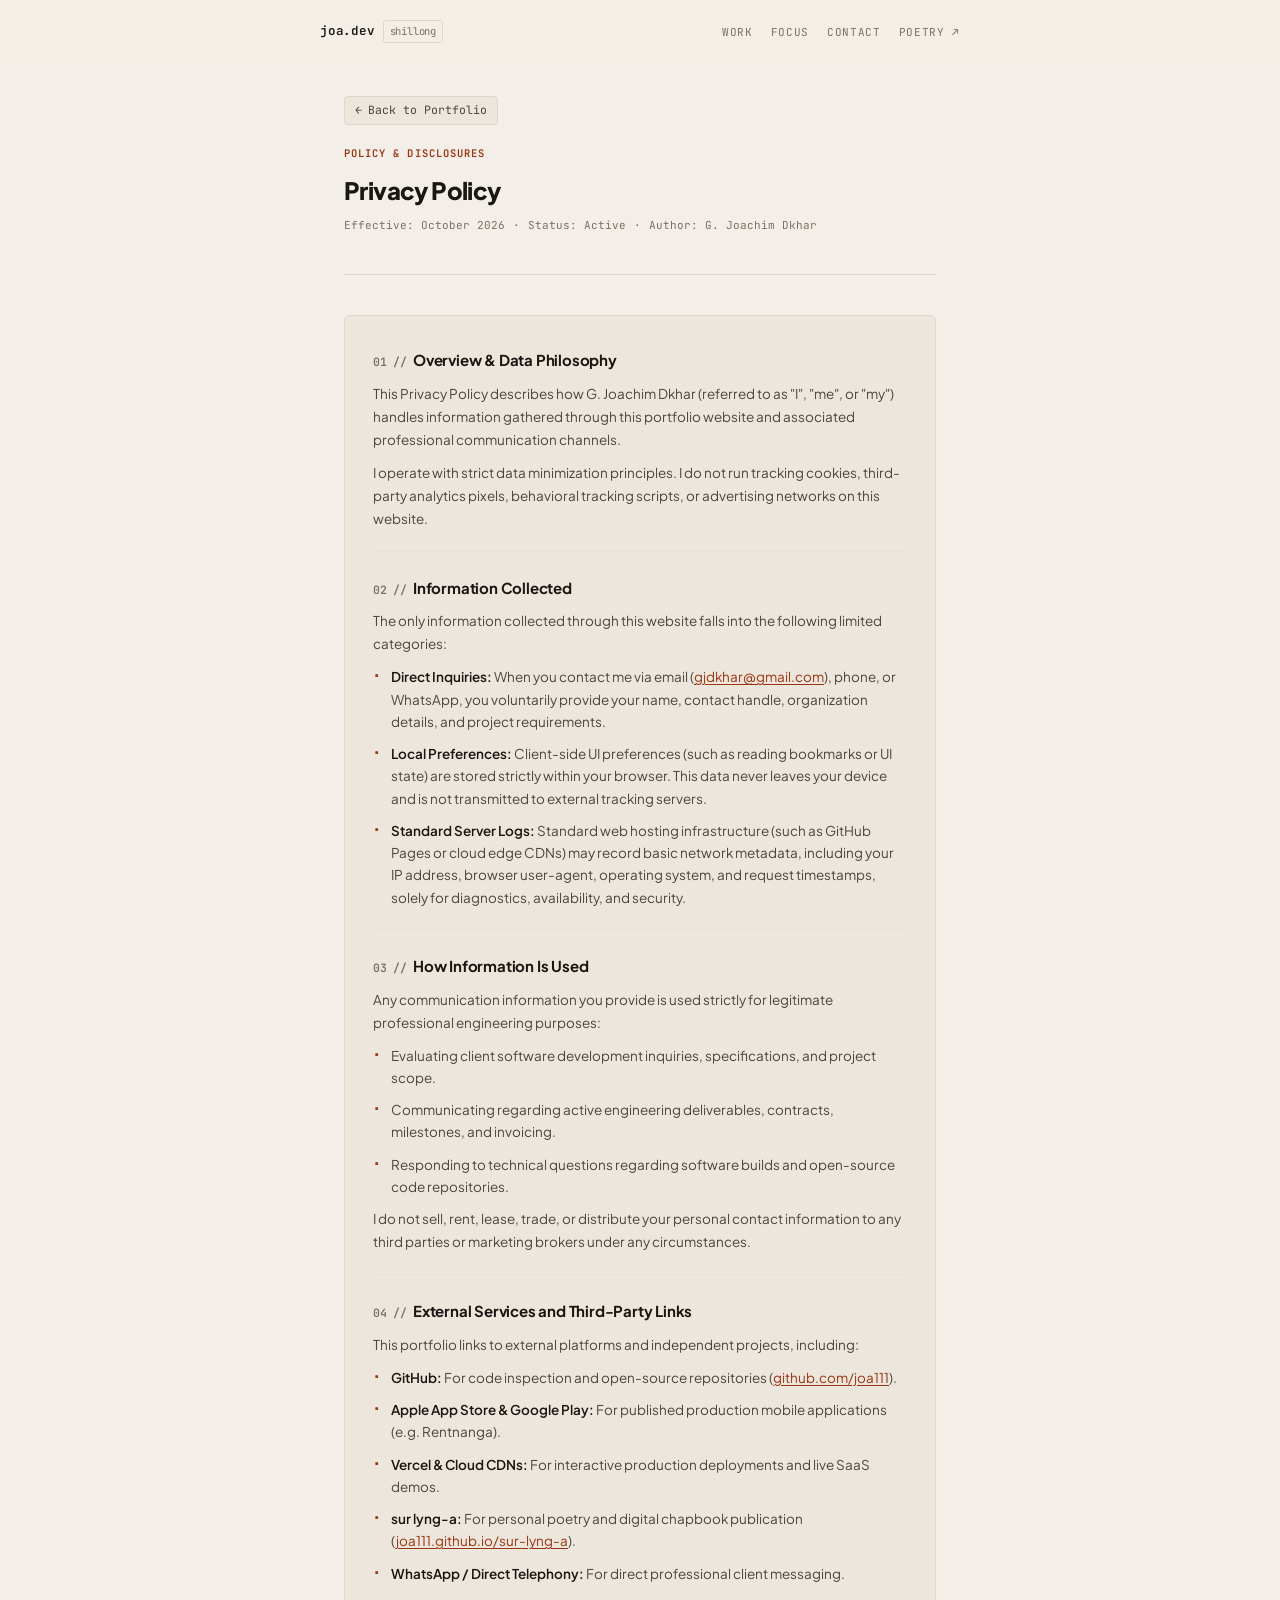
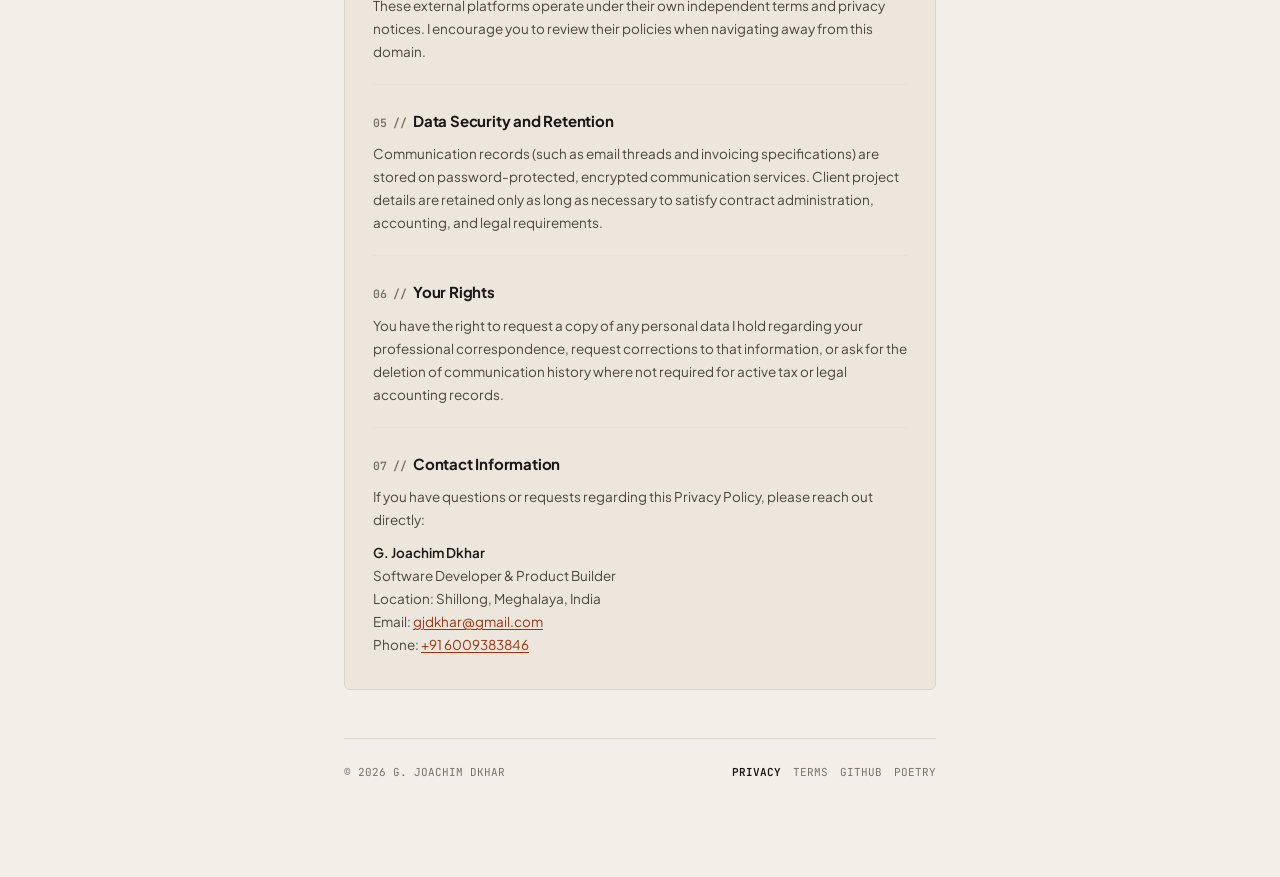
<file: privacy.html>
<!DOCTYPE html>
<html lang="en">
<head>
  <meta charset="UTF-8" />
  <meta name="viewport" content="width=device-width, initial-scale=1.0, viewport-fit=cover" />
  
  <title>Privacy Policy | G. Joachim Dkhar</title>
  <meta name="description" content="Privacy Policy for G. Joachim Dkhar's software engineering portfolio and consultancy services." />
  <meta name="author" content="G. Joachim Dkhar" />
  
  <link rel="icon" href="data:image/svg+xml,<svg xmlns='http://www.w3.org/2000/svg' viewBox='0 0 100 100'><text y='.9em' font-size='90'>⚡</text></svg>" />

  <!-- Google Fonts: Plus Jakarta Sans & JetBrains Mono -->
  <link rel="preconnect" href="https://fonts.googleapis.com" />
  <link rel="preconnect" href="https://fonts.gstatic.com" crossorigin />
  <link href="https://fonts.googleapis.com/css2?family=JetBrains+Mono:wght@400;500;600&family=Plus+Jakarta+Sans:wght@400;500;600;700;800&display=swap" rel="stylesheet" />

  <!-- Stylesheet -->
  <link rel="stylesheet" href="styles.css" />
</head>
<body>

  <!-- Top Navigation -->
  <header class="site-nav">
    <div class="container nav-row">
      <a href="index.html" class="brand-monogram">
        <span>joa.dev</span>
        <span class="badge-city">shillong</span>
      </a>
      <nav class="nav-links">
        <a href="index.html#work">Work</a>
        <a href="index.html#focus">Focus</a>
        <a href="index.html#contact">Contact</a>
        <a href="https://joa111.github.io/sur-lyng-a/" target="_blank" rel="noopener noreferrer">Poetry ↗</a>
      </nav>
    </div>
  </header>

  <main class="legal-page">
    <div class="container">
      <a href="index.html" class="back-nav-pill">
        <span>←</span>
        <span>Back to Portfolio</span>
      </a>

      <div class="legal-header">
        <span class="section-label-chip">Policy &amp; Disclosures</span>
        <h1 class="legal-title">Privacy Policy</h1>
        <div class="legal-meta-ledger">
          <span>Effective: October 2026</span>
          <span>·</span>
          <span>Status: Active</span>
          <span>·</span>
          <span>Author: G. Joachim Dkhar</span>
        </div>
      </div>

      <hr class="section-rule" />

      <div class="legal-card">
        <section class="legal-section">
          <h2 class="legal-heading"><span class="legal-num">01 //</span> Overview &amp; Data Philosophy</h2>
          <p>
            This Privacy Policy describes how G. Joachim Dkhar (referred to as "I", "me", or "my") handles information gathered through this portfolio website and associated professional communication channels.
          </p>
          <p>
            I operate with strict data minimization principles. I do not run tracking cookies, third-party analytics pixels, behavioral tracking scripts, or advertising networks on this website.
          </p>
        </section>

        <section class="legal-section">
          <h2 class="legal-heading"><span class="legal-num">02 //</span> Information Collected</h2>
          <p>
            The only information collected through this website falls into the following limited categories:
          </p>
          <ul>
            <li>
              <strong>Direct Inquiries:</strong> When you contact me via email (<a href="mailto:gjdkhar@gmail.com">gjdkhar@gmail.com</a>), phone, or WhatsApp, you voluntarily provide your name, contact handle, organization details, and project requirements.
            </li>
            <li>
              <strong>Local Preferences:</strong> Client-side UI preferences (such as reading bookmarks or UI state) are stored strictly within your browser. This data never leaves your device and is not transmitted to external tracking servers.
            </li>
            <li>
              <strong>Standard Server Logs:</strong> Standard web hosting infrastructure (such as GitHub Pages or cloud edge CDNs) may record basic network metadata, including your IP address, browser user-agent, operating system, and request timestamps, solely for diagnostics, availability, and security.
            </li>
          </ul>
        </section>

        <section class="legal-section">
          <h2 class="legal-heading"><span class="legal-num">03 //</span> How Information Is Used</h2>
          <p>
            Any communication information you provide is used strictly for legitimate professional engineering purposes:
          </p>
          <ul>
            <li>Evaluating client software development inquiries, specifications, and project scope.</li>
            <li>Communicating regarding active engineering deliverables, contracts, milestones, and invoicing.</li>
            <li>Responding to technical questions regarding software builds and open-source code repositories.</li>
          </ul>
          <p>
            I do not sell, rent, lease, trade, or distribute your personal contact information to any third parties or marketing brokers under any circumstances.
          </p>
        </section>

        <section class="legal-section">
          <h2 class="legal-heading"><span class="legal-num">04 //</span> External Services and Third-Party Links</h2>
          <p>
            This portfolio links to external platforms and independent projects, including:
          </p>
          <ul>
            <li><strong>GitHub:</strong> For code inspection and open-source repositories (<a href="https://github.com/joa111" target="_blank" rel="noopener noreferrer">github.com/joa111</a>).</li>
            <li><strong>Apple App Store &amp; Google Play:</strong> For published production mobile applications (e.g. Rentnanga).</li>
            <li><strong>Vercel &amp; Cloud CDNs:</strong> For interactive production deployments and live SaaS demos.</li>
            <li><strong>sur lyng-a:</strong> For personal poetry and digital chapbook publication (<a href="https://joa111.github.io/sur-lyng-a/" target="_blank" rel="noopener noreferrer">joa111.github.io/sur-lyng-a</a>).</li>
            <li><strong>WhatsApp / Direct Telephony:</strong> For direct professional client messaging.</li>
          </ul>
          <p>
            These external platforms operate under their own independent terms and privacy notices. I encourage you to review their policies when navigating away from this domain.
          </p>
        </section>

        <section class="legal-section">
          <h2 class="legal-heading"><span class="legal-num">05 //</span> Data Security and Retention</h2>
          <p>
            Communication records (such as email threads and invoicing specifications) are stored on password-protected, encrypted communication services. Client project details are retained only as long as necessary to satisfy contract administration, accounting, and legal requirements.
          </p>
        </section>

        <section class="legal-section">
          <h2 class="legal-heading"><span class="legal-num">06 //</span> Your Rights</h2>
          <p>
            You have the right to request a copy of any personal data I hold regarding your professional correspondence, request corrections to that information, or ask for the deletion of communication history where not required for active tax or legal accounting records.
          </p>
        </section>

        <section class="legal-section">
          <h2 class="legal-heading"><span class="legal-num">07 //</span> Contact Information</h2>
          <p>
            If you have questions or requests regarding this Privacy Policy, please reach out directly:
          </p>
          <p>
            <strong>G. Joachim Dkhar</strong><br />
            Software Developer &amp; Product Builder<br />
            Location: Shillong, Meghalaya, India<br />
            Email: <a href="mailto:gjdkhar@gmail.com">gjdkhar@gmail.com</a><br />
            Phone: <a href="tel:+916009383846">+91 6009383846</a>
          </p>
        </section>
      </div>

      <!-- Footer -->
      <footer class="site-footer">
        <div class="footer-content">
          <span>&copy; 2026 G. Joachim Dkhar</span>
          <div class="footer-nav">
            <a href="privacy.html" style="color: var(--ink); font-weight: 600;">Privacy</a>
            <a href="terms.html">Terms</a>
            <a href="https://github.com/joa111" target="_blank" rel="noopener noreferrer">GitHub</a>
            <a href="https://joa111.github.io/sur-lyng-a/" target="_blank" rel="noopener noreferrer">Poetry</a>
          </div>
        </div>
      </footer>
    </div>
  </main>

  <script>
    window.addEventListener('scroll', () => {
      const nav = document.querySelector('.site-nav');
      if (nav) {
        if (window.scrollY > 20) nav.classList.add('scrolled');
        else nav.classList.remove('scrolled');
      }
    }, { passive: true });
  </script>
</body>
</html>
</file>
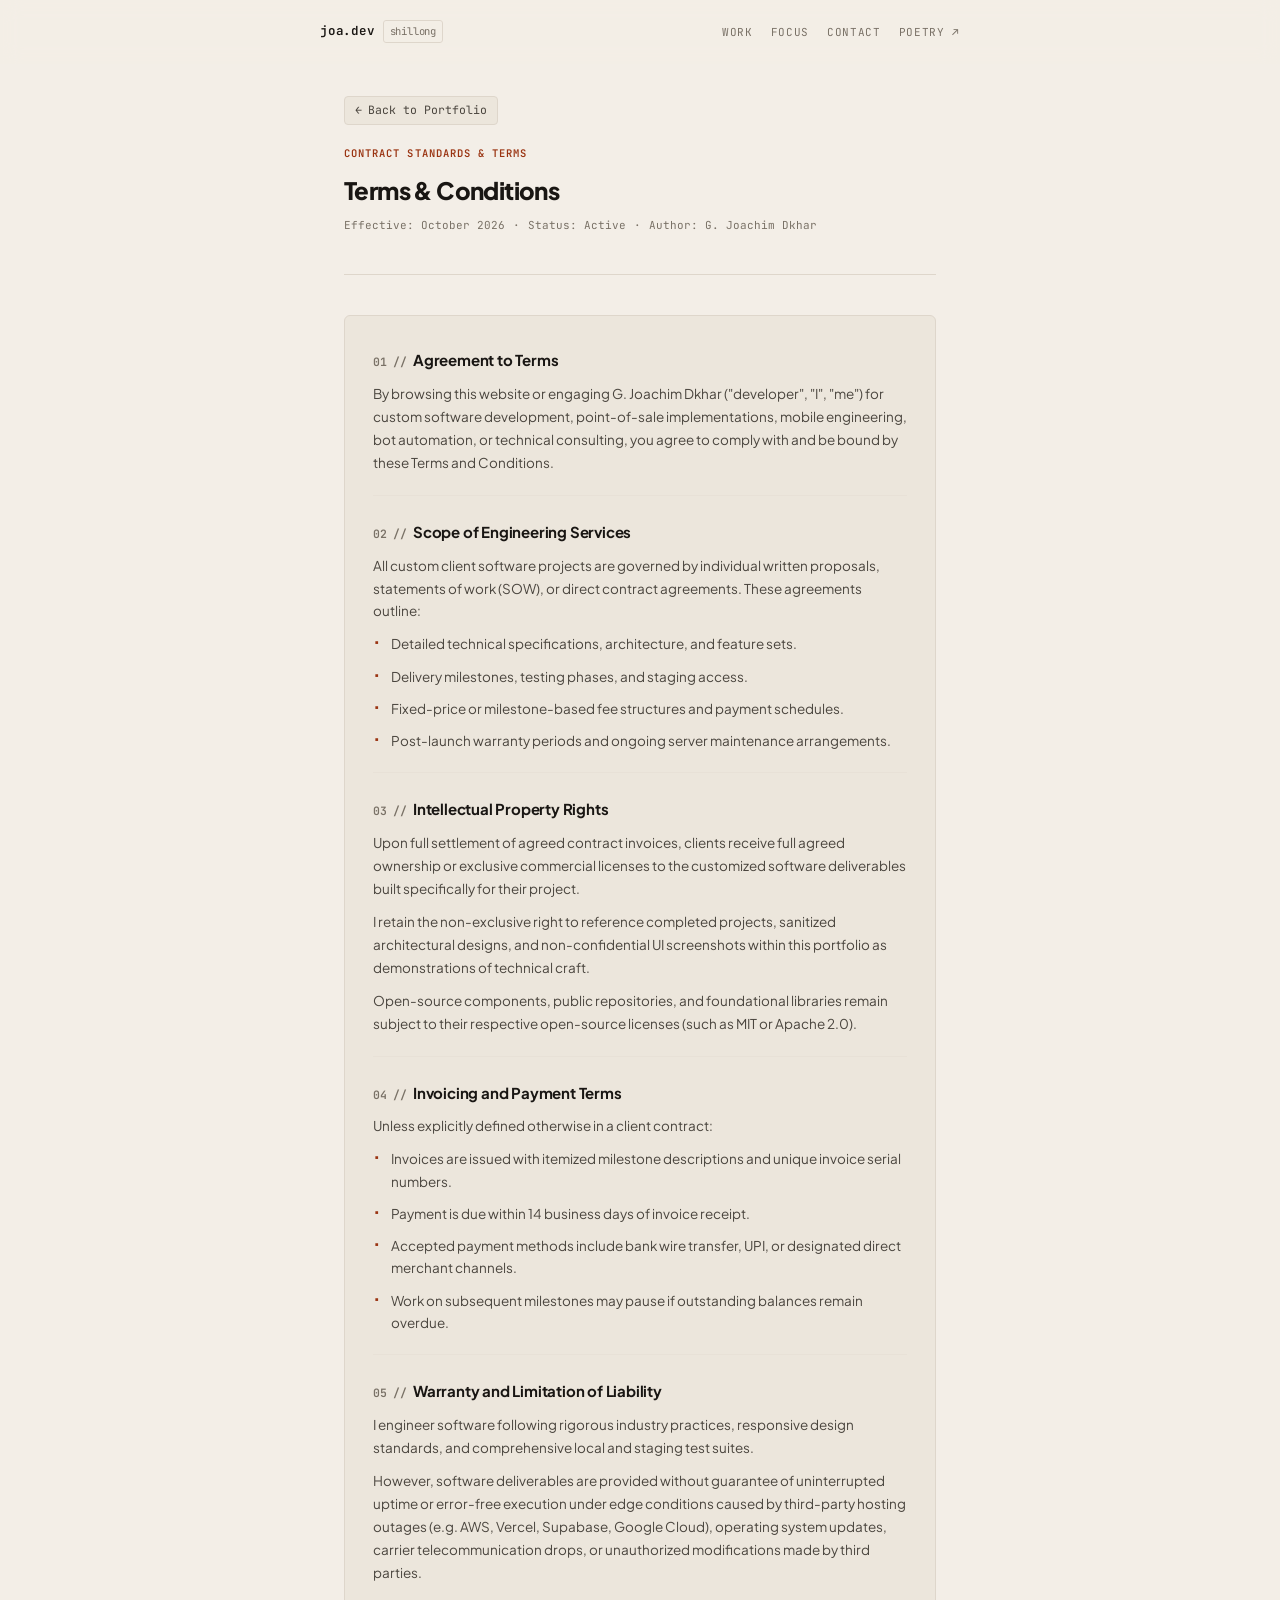
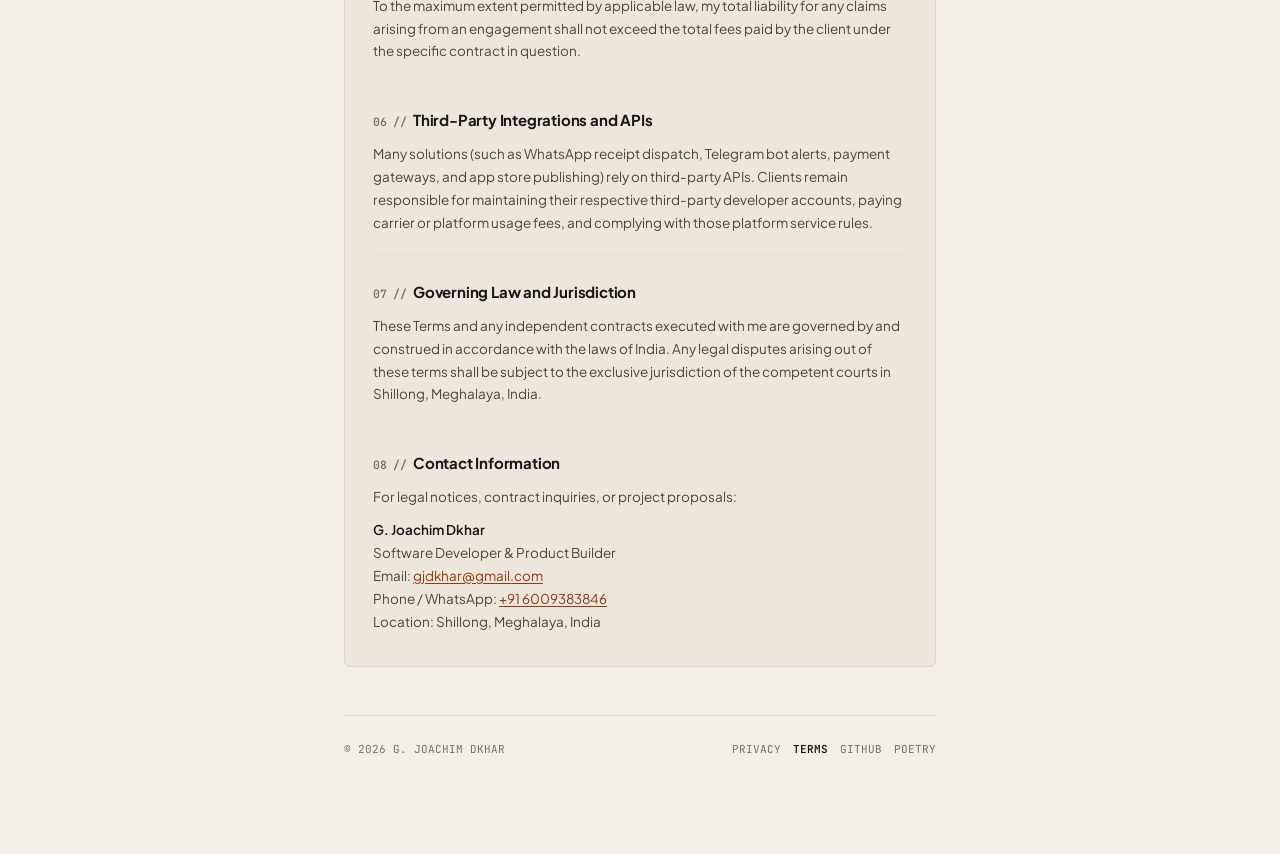
<file: terms.html>
<!DOCTYPE html>
<html lang="en">
<head>
  <meta charset="UTF-8" />
  <meta name="viewport" content="width=device-width, initial-scale=1.0, viewport-fit=cover" />
  
  <title>Terms and Conditions | G. Joachim Dkhar</title>
  <meta name="description" content="Terms and Conditions for software engineering, consulting, and contract development services provided by G. Joachim Dkhar." />
  <meta name="author" content="G. Joachim Dkhar" />
  
  <link rel="icon" href="data:image/svg+xml,<svg xmlns='http://www.w3.org/2000/svg' viewBox='0 0 100 100'><text y='.9em' font-size='90'>⚡</text></svg>" />

  <!-- Google Fonts: Plus Jakarta Sans & JetBrains Mono -->
  <link rel="preconnect" href="https://fonts.googleapis.com" />
  <link rel="preconnect" href="https://fonts.gstatic.com" crossorigin />
  <link href="https://fonts.googleapis.com/css2?family=JetBrains+Mono:wght@400;500;600&family=Plus+Jakarta+Sans:wght@400;500;600;700;800&display=swap" rel="stylesheet" />

  <!-- Stylesheet -->
  <link rel="stylesheet" href="styles.css" />
</head>
<body>

  <!-- Top Navigation -->
  <header class="site-nav">
    <div class="container nav-row">
      <a href="index.html" class="brand-monogram">
        <span>joa.dev</span>
        <span class="badge-city">shillong</span>
      </a>
      <nav class="nav-links">
        <a href="index.html#work">Work</a>
        <a href="index.html#focus">Focus</a>
        <a href="index.html#contact">Contact</a>
        <a href="https://joa111.github.io/sur-lyng-a/" target="_blank" rel="noopener noreferrer">Poetry ↗</a>
      </nav>
    </div>
  </header>

  <main class="legal-page">
    <div class="container">
      <a href="index.html" class="back-nav-pill">
        <span>←</span>
        <span>Back to Portfolio</span>
      </a>

      <div class="legal-header">
        <span class="section-label-chip">Contract Standards &amp; Terms</span>
        <h1 class="legal-title">Terms &amp; Conditions</h1>
        <div class="legal-meta-ledger">
          <span>Effective: October 2026</span>
          <span>·</span>
          <span>Status: Active</span>
          <span>·</span>
          <span>Author: G. Joachim Dkhar</span>
        </div>
      </div>

      <hr class="section-rule" />

      <div class="legal-card">
        <section class="legal-section">
          <h2 class="legal-heading"><span class="legal-num">01 //</span> Agreement to Terms</h2>
          <p>
            By browsing this website or engaging G. Joachim Dkhar ("developer", "I", "me") for custom software development, point-of-sale implementations, mobile engineering, bot automation, or technical consulting, you agree to comply with and be bound by these Terms and Conditions.
          </p>
        </section>

        <section class="legal-section">
          <h2 class="legal-heading"><span class="legal-num">02 //</span> Scope of Engineering Services</h2>
          <p>
            All custom client software projects are governed by individual written proposals, statements of work (SOW), or direct contract agreements. These agreements outline:
          </p>
          <ul>
            <li>Detailed technical specifications, architecture, and feature sets.</li>
            <li>Delivery milestones, testing phases, and staging access.</li>
            <li>Fixed-price or milestone-based fee structures and payment schedules.</li>
            <li>Post-launch warranty periods and ongoing server maintenance arrangements.</li>
          </ul>
        </section>

        <section class="legal-section">
          <h2 class="legal-heading"><span class="legal-num">03 //</span> Intellectual Property Rights</h2>
          <p>
            Upon full settlement of agreed contract invoices, clients receive full agreed ownership or exclusive commercial licenses to the customized software deliverables built specifically for their project.
          </p>
          <p>
            I retain the non-exclusive right to reference completed projects, sanitized architectural designs, and non-confidential UI screenshots within this portfolio as demonstrations of technical craft.
          </p>
          <p>
            Open-source components, public repositories, and foundational libraries remain subject to their respective open-source licenses (such as MIT or Apache 2.0).
          </p>
        </section>

        <section class="legal-section">
          <h2 class="legal-heading"><span class="legal-num">04 //</span> Invoicing and Payment Terms</h2>
          <p>
            Unless explicitly defined otherwise in a client contract:
          </p>
          <ul>
            <li>Invoices are issued with itemized milestone descriptions and unique invoice serial numbers.</li>
            <li>Payment is due within 14 business days of invoice receipt.</li>
            <li>Accepted payment methods include bank wire transfer, UPI, or designated direct merchant channels.</li>
            <li>Work on subsequent milestones may pause if outstanding balances remain overdue.</li>
          </ul>
        </section>

        <section class="legal-section">
          <h2 class="legal-heading"><span class="legal-num">05 //</span> Warranty and Limitation of Liability</h2>
          <p>
            I engineer software following rigorous industry practices, responsive design standards, and comprehensive local and staging test suites.
          </p>
          <p>
            However, software deliverables are provided without guarantee of uninterrupted uptime or error-free execution under edge conditions caused by third-party hosting outages (e.g. AWS, Vercel, Supabase, Google Cloud), operating system updates, carrier telecommunication drops, or unauthorized modifications made by third parties.
          </p>
          <p>
            To the maximum extent permitted by applicable law, my total liability for any claims arising from an engagement shall not exceed the total fees paid by the client under the specific contract in question.
          </p>
        </section>

        <section class="legal-section">
          <h2 class="legal-heading"><span class="legal-num">06 //</span> Third-Party Integrations and APIs</h2>
          <p>
            Many solutions (such as WhatsApp receipt dispatch, Telegram bot alerts, payment gateways, and app store publishing) rely on third-party APIs. Clients remain responsible for maintaining their respective third-party developer accounts, paying carrier or platform usage fees, and complying with those platform service rules.
          </p>
        </section>

        <section class="legal-section">
          <h2 class="legal-heading"><span class="legal-num">07 //</span> Governing Law and Jurisdiction</h2>
          <p>
            These Terms and any independent contracts executed with me are governed by and construed in accordance with the laws of India. Any legal disputes arising out of these terms shall be subject to the exclusive jurisdiction of the competent courts in Shillong, Meghalaya, India.
          </p>
        </section>

        <section class="legal-section">
          <h2 class="legal-heading"><span class="legal-num">08 //</span> Contact Information</h2>
          <p>
            For legal notices, contract inquiries, or project proposals:
          </p>
          <p>
            <strong>G. Joachim Dkhar</strong><br />
            Software Developer &amp; Product Builder<br />
            Email: <a href="mailto:gjdkhar@gmail.com">gjdkhar@gmail.com</a><br />
            Phone / WhatsApp: <a href="tel:+916009383846">+91 6009383846</a><br />
            Location: Shillong, Meghalaya, India
          </p>
        </section>
      </div>

      <!-- Footer -->
      <footer class="site-footer">
        <div class="footer-content">
          <span>&copy; 2026 G. Joachim Dkhar</span>
          <div class="footer-nav">
            <a href="privacy.html">Privacy</a>
            <a href="terms.html" style="color: var(--ink); font-weight: 600;">Terms</a>
            <a href="https://github.com/joa111" target="_blank" rel="noopener noreferrer">GitHub</a>
            <a href="https://joa111.github.io/sur-lyng-a/" target="_blank" rel="noopener noreferrer">Poetry</a>
          </div>
        </div>
      </footer>
    </div>
  </main>

  <script>
    window.addEventListener('scroll', () => {
      const nav = document.querySelector('.site-nav');
      if (nav) {
        if (window.scrollY > 20) nav.classList.add('scrolled');
        else nav.classList.remove('scrolled');
      }
    }, { passive: true });
  </script>
</body>
</html>
</file>
<file: styles.css>
/* ==========================================================================
   G. Joachim Dkhar Portfolio
   Original Tactile Editorial Theme (Warm Parchment & Obsidian Ink)
   Unique layout, craftsman typography, mobile-first responsiveness
   ========================================================================== */

:root {
  /* Warm Tactile Palette */
  --paper: #f3eee7;
  --paper-card: #ece6dc;
  --paper-elevated: #ffffff;
  --ink: #191613;
  --ink-secondary: #4a453e;
  --ink-muted: #797166;
  --ink-faint: #aaa296;
  --rule: #ded6cb;
  --rule-light: #e8e1d7;
  --accent-rust: #9a3412;
  --accent-amber: #b45309;
  --badge-bg: rgba(25, 22, 19, 0.05);

  --max-w: 640px;
  --pad-x: 24px;
  --font-body: 'Plus Jakarta Sans', -apple-system, BlinkMacSystemFont, 'Segoe UI', Roboto, sans-serif;
  --font-mono: 'JetBrains Mono', ui-monospace, Menlo, Monaco, Consolas, monospace;
}

/* Reset */
*, *::before, *::after {
  box-sizing: border-box;
  margin: 0;
  padding: 0;
}

html {
  background-color: var(--paper);
  color: var(--ink);
  font-family: var(--font-body);
  font-size: 14.5px;
  line-height: 1.65;
  -webkit-font-smoothing: antialiased;
  -moz-osx-font-smoothing: grayscale;
  scroll-behavior: smooth;
  scroll-padding-top: 40px;
}

body {
  background-color: var(--paper);
  color: var(--ink);
  min-height: 100vh;
  display: flex;
  flex-direction: column;
}

a {
  color: inherit;
  text-decoration: none;
  transition: color 0.15s ease, opacity 0.15s ease;
}

a:hover {
  color: var(--accent-rust);
}

button {
  font-family: inherit;
  font-size: inherit;
  border: none;
  background: none;
  cursor: pointer;
  color: inherit;
}

/* Container */
.container {
  width: 100%;
  max-width: var(--max-w);
  padding: 0 var(--pad-x);
  margin: 0 auto;
}

/* ==========================================================================
   Header & Navigation
   ========================================================================== */

.site-nav {
  position: sticky;
  top: 0;
  background: rgba(243, 238, 231, 0.92);
  backdrop-filter: blur(10px);
  -webkit-backdrop-filter: blur(10px);
  z-index: 100;
  border-bottom: 1px solid transparent;
  transition: border-color 0.2s ease;
}

.site-nav.scrolled {
  border-bottom-color: var(--rule);
}

.nav-row {
  display: flex;
  justify-content: space-between;
  align-items: center;
  padding: 20px 0;
}

.brand-monogram {
  display: flex;
  align-items: center;
  gap: 8px;
  font-family: var(--font-mono);
  font-size: 12.5px;
  font-weight: 600;
  letter-spacing: -0.2px;
}

.brand-monogram .badge-city {
  font-size: 10.5px;
  color: var(--ink-muted);
  font-weight: 400;
  border: 1px solid var(--rule);
  padding: 2px 6px;
  border-radius: 3px;
}

.nav-links {
  display: flex;
  gap: 18px;
  font-family: var(--font-mono);
  font-size: 11px;
  text-transform: uppercase;
  letter-spacing: 0.06em;
  color: var(--ink-muted);
}

.nav-links a {
  color: var(--ink-muted);
}

.nav-links a:hover {
  color: var(--ink);
  text-decoration: none;
}

/* ==========================================================================
   Hero Section
   ========================================================================== */

.hero {
  padding-top: 44px;
  padding-bottom: 36px;
}

.availability-tag {
  display: inline-flex;
  align-items: center;
  gap: 7px;
  font-family: var(--font-mono);
  font-size: 11px;
  color: var(--ink-secondary);
  background: var(--badge-bg);
  border: 1px solid var(--rule);
  padding: 4px 10px;
  border-radius: 999px;
  margin-bottom: 20px;
}

.availability-tag .live-dot {
  width: 6px;
  height: 6px;
  background-color: #16a34a;
  border-radius: 50%;
  box-shadow: 0 0 0 3px rgba(22, 163, 74, 0.2);
}

.hero-name {
  font-size: 26px;
  font-weight: 800;
  letter-spacing: -0.6px;
  line-height: 1.2;
  margin-bottom: 6px;
  color: var(--ink);
}

.hero-role {
  font-family: var(--font-mono);
  font-size: 13px;
  color: var(--accent-rust);
  font-weight: 500;
  margin-bottom: 16px;
  letter-spacing: -0.2px;
}

.hero-bio {
  font-size: 14.5px;
  color: var(--ink-secondary);
  line-height: 1.7;
  margin-bottom: 18px;
}

.hero-vibe {
  font-size: 13px;
  font-style: italic;
  color: var(--ink-muted);
  border-left: 2px solid var(--accent-amber);
  padding-left: 10px;
  margin-bottom: 24px;
}

/* Quick Touchpoints Bar */
.quick-connect-bar {
  display: flex;
  flex-wrap: wrap;
  gap: 10px;
  font-family: var(--font-mono);
  font-size: 11.5px;
}

.connect-pill {
  display: inline-flex;
  align-items: center;
  gap: 5px;
  padding: 5px 11px;
  border: 1px solid var(--rule);
  background: var(--paper-card);
  border-radius: 4px;
  color: var(--ink);
  transition: all 0.15s ease;
}

.connect-pill:hover {
  border-color: var(--accent-rust);
  color: var(--accent-rust);
  background: var(--paper);
}

/* ==========================================================================
   Section Dividers & Headers
   ========================================================================== */

.section-rule {
  border: none;
  border-top: 1px solid var(--rule);
  margin: 40px 0;
}

.section-intro {
  margin-bottom: 24px;
}

.section-label-chip {
  font-family: var(--font-mono);
  font-size: 10.5px;
  text-transform: uppercase;
  letter-spacing: 0.1em;
  color: var(--accent-rust);
  font-weight: 600;
  margin-bottom: 4px;
  display: block;
}

.section-heading {
  font-size: 18px;
  font-weight: 800;
  letter-spacing: -0.4px;
  color: var(--ink);
  margin-bottom: 6px;
}

.section-subtext {
  font-size: 13px;
  color: var(--ink-muted);
  line-height: 1.6;
}

/* ==========================================================================
   Project Cards (Original Journal Layout)
   ========================================================================== */

.projects-stream {
  display: flex;
  flex-direction: column;
  gap: 32px;
}

.project-entry {
  background: var(--paper-card);
  border: 1px solid var(--rule);
  border-radius: 6px;
  padding: 20px;
  transition: border-color 0.2s ease;
}

.project-entry:hover {
  border-color: var(--ink-muted);
}

.project-topbar {
  display: flex;
  justify-content: space-between;
  align-items: baseline;
  gap: 12px;
  margin-bottom: 8px;
}

.project-index-title {
  display: flex;
  align-items: baseline;
  gap: 8px;
  flex-wrap: wrap;
}

.project-num {
  font-family: var(--font-mono);
  font-size: 11px;
  font-weight: 600;
  color: var(--accent-rust);
}

.project-name {
  font-size: 15px;
  font-weight: 700;
  color: var(--ink);
}

.project-name a {
  display: inline-flex;
  align-items: center;
  gap: 4px;
}

.project-name a:hover {
  color: var(--accent-rust);
}

.project-meta-year {
  font-family: var(--font-mono);
  font-size: 11px;
  color: var(--ink-muted);
  white-space: nowrap;
}

.project-summary-text {
  font-size: 13px;
  color: var(--ink-secondary);
  line-height: 1.6;
  margin-bottom: 12px;
}

/* Highlights */
.project-bullet-list {
  list-style: none;
  display: flex;
  flex-direction: column;
  gap: 4px;
  padding-left: 12px;
  border-left: 2px solid var(--rule);
  margin-bottom: 14px;
}

.project-bullet-list li {
  font-size: 12px;
  color: var(--ink-muted);
  line-height: 1.5;
}

.project-bullet-list li strong {
  color: var(--ink);
  font-weight: 600;
}

/* Tech Pills */
.project-tech-chips {
  display: flex;
  flex-wrap: wrap;
  gap: 6px;
  margin-bottom: 14px;
}

.chip {
  font-family: var(--font-mono);
  font-size: 10.5px;
  color: var(--ink-secondary);
  background: rgba(0, 0, 0, 0.03);
  border: 1px solid var(--rule);
  padding: 2px 7px;
  border-radius: 3px;
}

/* Status Badges & Private System Notice */
.badge-status-private {
  font-family: var(--font-mono);
  font-size: 10.5px;
  font-weight: 500;
  color: var(--accent-rust);
  background: rgba(154, 52, 18, 0.08);
  padding: 2px 7px;
  border-radius: 3px;
  border: 1px solid rgba(154, 52, 18, 0.2);
  margin-left: 6px;
  vertical-align: middle;
  display: inline-block;
}

.private-deployment-notice {
  display: flex;
  align-items: flex-start;
  gap: 10px;
  padding: 9px 12px;
  margin: 12px 0 14px 0;
  background: rgba(154, 52, 18, 0.05);
  border: 1px solid rgba(154, 52, 18, 0.2);
  border-left: 3px solid var(--accent-rust);
  border-radius: 4px;
  font-size: 11.5px;
  line-height: 1.5;
  color: var(--ink-secondary);
}

.private-deployment-notice.app-store-notice {
  background: rgba(180, 83, 9, 0.06);
  border-color: rgba(180, 83, 9, 0.22);
  border-left-color: var(--accent-amber);
}

.private-deployment-notice .notice-icon {
  font-size: 13px;
  line-height: 1.2;
  flex-shrink: 0;
  margin-top: 1px;
}

.private-deployment-notice .notice-text {
  flex: 1;
}

.private-deployment-notice .notice-text strong {
  color: var(--ink);
  font-weight: 700;
}

/* Interactive Fast Screenshot Slider & Guide */
.slider-wrapper {
  margin-top: 14px;
  background: var(--paper-card);
  border: 1px solid var(--rule);
  border-radius: 6px;
  padding: 12px 14px 14px 14px;
  position: relative;
}

.slider-header-bar {
  display: flex;
  justify-content: space-between;
  align-items: center;
  gap: 8px;
  margin-bottom: 10px;
  padding-bottom: 8px;
  border-bottom: 1px solid var(--rule);
}

.slider-guide-info {
  display: flex;
  align-items: center;
  gap: 8px;
  flex-wrap: wrap;
}

.slider-badge-label {
  font-family: var(--font-mono);
  font-size: 10.5px;
  font-weight: 600;
  text-transform: uppercase;
  letter-spacing: 0.05em;
  color: var(--ink);
  background: var(--paper);
  border: 1px solid var(--rule);
  padding: 2px 7px;
  border-radius: 3px;
}

.slider-counter-pill {
  font-family: var(--font-mono);
  font-size: 10.5px;
  font-weight: 600;
  color: var(--accent-rust);
  background: rgba(154, 52, 18, 0.08);
  padding: 2px 7px;
  border-radius: 999px;
  border: 1px solid rgba(154, 52, 18, 0.2);
}

.slider-guide-text {
  font-family: var(--font-mono);
  font-size: 10px;
  color: var(--ink-muted);
}

.slider-nav-actions {
  display: flex;
  align-items: center;
  gap: 5px;
}

.slider-nav-btn {
  width: 26px;
  height: 26px;
  border-radius: 4px;
  background: var(--paper);
  border: 1px solid var(--rule);
  color: var(--ink);
  font-size: 15px;
  font-weight: 700;
  line-height: 1;
  display: flex;
  align-items: center;
  justify-content: center;
  cursor: pointer;
  transition: all 0.15s ease;
}

.slider-nav-btn:hover {
  background: var(--ink);
  color: var(--paper);
  border-color: var(--ink);
}

.slider-fullscreen-action {
  font-family: var(--font-mono);
  font-size: 10.5px;
  font-weight: 600;
  color: var(--accent-rust);
  background: var(--paper);
  border: 1px solid var(--rule);
  padding: 4px 8px;
  border-radius: 4px;
  display: inline-flex;
  align-items: center;
  gap: 3px;
  cursor: pointer;
  transition: all 0.15s ease;
  margin-left: 2px;
}

.slider-fullscreen-action:hover {
  background: var(--accent-rust);
  color: #fff;
  border-color: var(--accent-rust);
}

/* Track Container & Scroll Snap */
.slider-track-wrap {
  position: relative;
  width: 100%;
}

.slider-track {
  display: flex;
  gap: 12px;
  overflow-x: auto;
  scroll-snap-type: x mandatory;
  scroll-behavior: smooth;
  -webkit-overflow-scrolling: touch;
  padding-bottom: 6px;
  scrollbar-width: thin;
  scrollbar-color: var(--rule) transparent;
}

.slider-track::-webkit-scrollbar {
  height: 4px;
}

.slider-track::-webkit-scrollbar-track {
  background: var(--paper);
  border-radius: 2px;
}

.slider-track::-webkit-scrollbar-thumb {
  background: var(--rule);
  border-radius: 2px;
}

.slider-track::-webkit-scrollbar-thumb:hover {
  background: var(--ink-muted);
}

/* Slide Cards */
.slider-slide {
  scroll-snap-align: start;
  flex-shrink: 0;
  display: flex;
  flex-direction: column;
  cursor: pointer;
  position: relative;
  background: var(--paper);
  border: 1px solid var(--rule);
  border-radius: 6px;
  overflow: hidden;
  transition: transform 0.2s ease, border-color 0.2s ease, box-shadow 0.2s ease;
}

.slider-slide:hover {
  transform: translateY(-2px);
  border-color: var(--accent-rust);
  box-shadow: 0 4px 12px rgba(25, 22, 19, 0.08);
}

/* Landscape Slides (Web Apps: Noodles, Click, Appointment, Dalys Order) */
.slider-slide.landscape-slide {
  width: 240px;
}

.slider-slide.landscape-slide .slide-media-box {
  height: 124px;
  background: #111;
  overflow: hidden;
  position: relative;
}

.slider-slide.landscape-slide .slide-media-box img {
  width: 100%;
  height: 100%;
  object-fit: cover;
  object-position: top center;
  display: block;
  transition: transform 0.25s ease;
}

.slider-slide:hover .slide-media-box img {
  transform: scale(1.02);
}

/* Portrait Slides (Mobile Apps: Rentnanga) */
.slider-slide.portrait-slide {
  width: 130px;
  border-radius: 10px;
}

.slider-slide.portrait-slide .slide-media-box {
  height: 236px;
  background: #0d0f12;
  overflow: hidden;
  position: relative;
}

.slider-slide.portrait-slide .slide-media-box img {
  width: 100%;
  height: 100%;
  object-fit: contain;
  object-position: center top;
  display: block;
  transition: transform 0.25s ease;
}

/* Hover Zoom Overlay */
.slide-hover-glass {
  position: absolute;
  inset: 0;
  background: rgba(25, 22, 19, 0.45);
  backdrop-filter: blur(2px);
  -webkit-backdrop-filter: blur(2px);
  display: flex;
  flex-direction: column;
  align-items: center;
  justify-content: center;
  gap: 3px;
  opacity: 0;
  transition: opacity 0.2s ease;
  color: #fff;
  font-family: var(--font-mono);
  font-size: 10.5px;
  font-weight: 600;
}

.slider-slide:hover .slide-hover-glass {
  opacity: 1;
}

.slide-hover-glass .glass-icon {
  font-size: 15px;
}

/* Slide Caption Row */
.slide-caption-row {
  padding: 6px 8px;
  background: var(--paper);
  display: flex;
  align-items: center;
  gap: 6px;
  border-top: 1px solid var(--rule-light);
  min-width: 0;
}

.slide-seq-num {
  font-family: var(--font-mono);
  font-size: 9.5px;
  font-weight: 700;
  color: var(--accent-rust);
  background: rgba(154, 52, 18, 0.08);
  padding: 1px 4px;
  border-radius: 2px;
  flex-shrink: 0;
}

.slide-seq-caption {
  font-size: 10.5px;
  color: var(--ink-secondary);
  white-space: nowrap;
  overflow: hidden;
  text-overflow: ellipsis;
  line-height: 1.3;
}

/* Interactive Navigation Dots */
.slider-dots-rail {
  display: flex;
  align-items: center;
  justify-content: center;
  gap: 5px;
  margin-top: 8px;
  padding-top: 4px;
}

.slider-dot-btn {
  width: 6px;
  height: 6px;
  border-radius: 999px;
  background: var(--rule);
  border: none;
  padding: 0;
  cursor: pointer;
  transition: all 0.2s ease;
}

.slider-dot-btn:hover {
  background: var(--ink-muted);
  transform: scale(1.3);
}

.slider-dot-btn.active {
  background: var(--accent-rust);
  width: 16px;
  border-radius: 999px;
}

/* Expandable Project Groups (Kitchen POS & Portfolios) */
.project-expand-action {
  margin-top: 14px;
  padding-top: 12px;
  border-top: 1px dashed var(--rule);
}

.expand-trigger-btn {
  display: inline-flex;
  align-items: center;
  justify-content: space-between;
  width: 100%;
  padding: 8px 12px;
  background: var(--paper);
  border: 1px solid var(--rule);
  border-radius: 4px;
  font-family: var(--font-mono);
  font-size: 11.5px;
  font-weight: 600;
  color: var(--ink);
  transition: all 0.15s ease;
}

.expand-trigger-btn:hover {
  border-color: var(--accent-rust);
  color: var(--accent-rust);
}

.expand-trigger-btn .sign-icon {
  font-size: 13px;
  transition: transform 0.2s ease;
}

.expand-trigger-btn.active .sign-icon {
  transform: rotate(180deg);
}

.expandable-deck {
  display: none;
  flex-direction: column;
  gap: 20px;
  margin-top: 16px;
  padding-top: 4px;
}

.expandable-deck.open {
  display: flex;
  animation: fadeInDown 0.25s ease forwards;
}

@keyframes fadeInDown {
  from {
    opacity: 0;
    transform: translateY(-6px);
  }
  to {
    opacity: 1;
    transform: translateY(0);
  }
}

.sub-project-card {
  background: var(--paper);
  border: 1px solid var(--rule);
  border-left: 3px solid var(--accent-rust);
  border-radius: 4px;
  padding: 16px;
}

.sub-project-header {
  display: flex;
  justify-content: space-between;
  align-items: baseline;
  gap: 10px;
  margin-bottom: 6px;
}

.sub-project-title {
  font-size: 14px;
  font-weight: 700;
  color: var(--ink);
}

.sub-project-title a {
  display: inline-flex;
  align-items: center;
  gap: 4px;
}

.sub-project-desc {
  font-size: 12.5px;
  color: var(--ink-secondary);
  line-height: 1.55;
  margin-bottom: 10px;
}

/* ==========================================================================
   Focus & Capabilities
   ========================================================================== */

.focus-ledger {
  display: flex;
  flex-direction: column;
  gap: 12px;
}

.focus-row {
  display: flex;
  justify-content: space-between;
  align-items: baseline;
  gap: 16px;
  padding-bottom: 12px;
  border-bottom: 1px dashed var(--rule);
}

.focus-row:last-child {
  border-bottom: none;
}

.focus-item-name {
  font-size: 13.5px;
  font-weight: 700;
  color: var(--ink);
}

.focus-item-detail {
  font-size: 12px;
  color: var(--ink-muted);
  text-align: right;
  font-family: var(--font-mono);
}

/* ==========================================================================
   Contact / Footer
   ========================================================================== */

.contact-card {
  background: var(--paper-card);
  border: 1px solid var(--rule);
  border-radius: 6px;
  padding: 24px;
}

.contact-headline {
  font-size: 16px;
  font-weight: 700;
  color: var(--ink);
  margin-bottom: 6px;
}

.contact-body {
  font-size: 13px;
  color: var(--ink-secondary);
  line-height: 1.6;
  margin-bottom: 16px;
}

.contact-links-grid {
  display: grid;
  grid-template-columns: 1fr;
  gap: 8px;
}

@media (min-width: 480px) {
  .contact-links-grid {
    grid-template-columns: 1fr 1fr;
  }
}

.contact-tile {
  display: flex;
  flex-direction: column;
  padding: 10px 12px;
  background: var(--paper);
  border: 1px solid var(--rule);
  border-radius: 4px;
  transition: border-color 0.15s ease;
}

.contact-tile:hover {
  border-color: var(--accent-rust);
}

.tile-label {
  font-family: var(--font-mono);
  font-size: 10px;
  text-transform: uppercase;
  color: var(--ink-muted);
}

.tile-val {
  font-size: 13px;
  font-weight: 600;
  color: var(--ink);
}

/* Site Footer */
.site-footer {
  border-top: 1px solid var(--rule);
  padding: 24px 0 40px;
  margin-top: 48px;
}

.footer-content {
  display: flex;
  justify-content: space-between;
  align-items: center;
  font-family: var(--font-mono);
  font-size: 11px;
  color: var(--ink-muted);
  text-transform: uppercase;
}

.footer-nav {
  display: flex;
  gap: 12px;
}

/* ==========================================================================
   Lightbox Modal
   ========================================================================== */

.viewer-modal {
  position: fixed;
  inset: 0;
  z-index: 1000;
  background: rgba(18, 15, 13, 0.96);
  backdrop-filter: blur(12px);
  -webkit-backdrop-filter: blur(12px);
  display: flex;
  flex-direction: column;
  opacity: 0;
  pointer-events: none;
  transition: opacity 0.2s ease;
}

.viewer-modal.active {
  opacity: 1;
  pointer-events: auto;
}

.viewer-header {
  display: flex;
  justify-content: space-between;
  align-items: center;
  padding: 12px 20px;
  border-bottom: 1px solid rgba(255, 255, 255, 0.1);
  color: #fff;
  max-width: 960px;
  width: 100%;
  margin: 0 auto;
  gap: 12px;
}

.viewer-title-info {
  display: flex;
  flex-direction: column;
  min-width: 0;
}

.viewer-title {
  font-size: 13.5px;
  font-weight: 700;
  color: #fff;
  letter-spacing: -0.2px;
}

.viewer-meta-row {
  display: flex;
  align-items: center;
  gap: 8px;
  margin-top: 3px;
  min-width: 0;
}

.viewer-counter-badge {
  font-family: var(--font-mono);
  font-size: 10px;
  font-weight: 600;
  color: #fb923c;
  background: rgba(251, 146, 60, 0.15);
  border: 1px solid rgba(251, 146, 60, 0.35);
  padding: 1px 6px;
  border-radius: 3px;
  flex-shrink: 0;
}

.viewer-caption {
  font-family: var(--font-mono);
  font-size: 11px;
  color: rgba(255, 255, 255, 0.7);
  white-space: nowrap;
  overflow: hidden;
  text-overflow: ellipsis;
}

.viewer-header-actions {
  display: flex;
  align-items: center;
  gap: 12px;
  flex-shrink: 0;
}

.viewer-keyboard-tip {
  font-family: var(--font-mono);
  font-size: 10px;
  color: rgba(255, 255, 255, 0.45);
}

@media (max-width: 600px) {
  .viewer-keyboard-tip {
    display: none;
  }
}

.viewer-close-btn {
  font-size: 17px;
  color: #fff;
  padding: 4px 8px;
  border-radius: 4px;
  background: rgba(255, 255, 255, 0.1);
  border: 1px solid rgba(255, 255, 255, 0.15);
  display: flex;
  align-items: center;
  justify-content: center;
  line-height: 1;
  transition: all 0.15s ease;
}

.viewer-close-btn:hover {
  background: #fff;
  color: #000;
}

.viewer-stage {
  flex: 1;
  display: flex;
  align-items: center;
  justify-content: center;
  position: relative;
  padding: 12px 16px;
  max-width: 1000px;
  margin: 0 auto;
  width: 100%;
  min-height: 0;
}

.viewer-img-wrap {
  display: flex;
  align-items: center;
  justify-content: center;
  max-width: 100%;
  max-height: 72vh;
}

.viewer-img {
  max-width: 100%;
  max-height: 72vh;
  object-fit: contain;
  border-radius: 6px;
  box-shadow: 0 12px 40px rgba(0, 0, 0, 0.7);
  border: 1px solid rgba(255, 255, 255, 0.12);
}

.viewer-btn {
  position: absolute;
  top: 50%;
  transform: translateY(-50%);
  width: 40px;
  height: 40px;
  border-radius: 50%;
  background: rgba(255, 255, 255, 0.12);
  border: 1px solid rgba(255, 255, 255, 0.2);
  color: #fff;
  display: flex;
  align-items: center;
  justify-content: center;
  cursor: pointer;
  transition: all 0.15s ease;
  font-size: 22px;
  font-weight: 300;
  line-height: 1;
  z-index: 10;
}

.viewer-btn:hover {
  background: #fff;
  color: #000;
  transform: translateY(-50%) scale(1.08);
}

.viewer-prev { left: 16px; }
.viewer-next { right: 16px; }

/* Modal Bottom Thumbnail Rail */
.viewer-footer-bar {
  border-top: 1px solid rgba(255, 255, 255, 0.08);
  padding: 8px 16px;
  background: rgba(12, 10, 8, 0.98);
  width: 100%;
  display: flex;
  justify-content: center;
}

.viewer-thumb-strip {
  display: flex;
  gap: 8px;
  overflow-x: auto;
  max-width: 900px;
  padding: 2px 4px;
  scrollbar-width: thin;
  scrollbar-color: rgba(255, 255, 255, 0.2) transparent;
}

.viewer-thumb-strip::-webkit-scrollbar {
  height: 3px;
}

.viewer-thumb-strip::-webkit-scrollbar-thumb {
  background: rgba(255, 255, 255, 0.25);
  border-radius: 2px;
}

.modal-thumb-item {
  flex-shrink: 0;
  width: 52px;
  height: 32px;
  border-radius: 3px;
  border: 1px solid rgba(255, 255, 255, 0.2);
  background: #000;
  overflow: hidden;
  cursor: pointer;
  opacity: 0.45;
  transition: all 0.15s ease;
}

.modal-thumb-item.portrait-thumb {
  width: 20px;
  height: 36px;
}

.modal-thumb-item:hover {
  opacity: 0.85;
  border-color: rgba(255, 255, 255, 0.6);
}

.modal-thumb-item.active {
  opacity: 1;
  border-color: #fb923c;
  box-shadow: 0 0 0 1.5px #fb923c;
}

.modal-thumb-item img {
  width: 100%;
  height: 100%;
  object-fit: cover;
  display: block;
}

/* Toast */
.toast-pill {
  position: fixed;
  bottom: 24px;
  left: 50%;
  transform: translateX(-50%) translateY(20px);
  background: var(--ink);
  color: var(--paper);
  font-family: var(--font-mono);
  font-size: 11px;
  padding: 6px 14px;
  border-radius: 4px;
  opacity: 0;
  pointer-events: none;
  transition: all 0.2s ease;
  z-index: 2000;
}

.toast-pill.show {
  opacity: 1;
  transform: translateX(-50%) translateY(0);
}

/* Mobile Tweaks */
@media (max-width: 480px) {
  :root {
    --pad-x: 18px;
  }

  .hero-name {
    font-size: 22px;
  }

  .nav-links {
    gap: 12px;
    font-size: 10px;
  }

  .viewer-prev { left: 6px; }
  .viewer-next { right: 6px; }

  /* Mobile Slider Adjustments */
  .slider-guide-text {
    display: none;
  }

  .slider-slide.landscape-slide {
    width: 205px;
  }

  .slider-slide.landscape-slide .slide-media-box {
    height: 110px;
  }

  .slider-slide.portrait-slide {
    width: 115px;
  }

  .slider-slide.portrait-slide .slide-media-box {
    height: 205px;
  }
}

/* ==========================================================================
   Legal Pages (Privacy & Terms)
   ========================================================================== */

.legal-page {
  padding-top: 32px;
  padding-bottom: 56px;
}

.back-nav-pill {
  display: inline-flex;
  align-items: center;
  gap: 6px;
  font-family: var(--font-mono);
  font-size: 11.5px;
  color: var(--ink-secondary);
  background: var(--paper-card);
  border: 1px solid var(--rule);
  padding: 4px 10px;
  border-radius: 4px;
  margin-bottom: 20px;
  transition: all 0.15s ease;
}

.back-nav-pill:hover {
  background: var(--paper-elevated);
  color: var(--accent-rust);
  border-color: var(--ink-muted);
}

.legal-header {
  margin-bottom: 20px;
}

.legal-title {
  font-size: 24px;
  font-weight: 800;
  letter-spacing: -0.6px;
  color: var(--ink);
  margin: 8px 0 6px;
}

.legal-meta-ledger {
  display: flex;
  flex-wrap: wrap;
  gap: 8px;
  font-family: var(--font-mono);
  font-size: 11px;
  color: var(--ink-muted);
}

.legal-card {
  background: var(--paper-card);
  border: 1px solid var(--rule);
  border-radius: 6px;
  padding: 24px 20px;
  margin-top: 24px;
  display: flex;
  flex-direction: column;
  gap: 24px;
}

@media (min-width: 640px) {
  .legal-card {
    padding: 32px 28px;
  }
}

.legal-section {
  display: flex;
  flex-direction: column;
  gap: 10px;
}

.legal-section:not(:last-child) {
  padding-bottom: 20px;
  border-bottom: 1px solid var(--rule-light);
}

.legal-heading {
  font-size: 15px;
  font-weight: 700;
  color: var(--ink);
  letter-spacing: -0.2px;
  display: flex;
  align-items: baseline;
  gap: 6px;
}

.legal-num {
  font-family: var(--font-mono);
  font-size: 11.5px;
  color: var(--ink-muted);
  font-weight: 600;
}

.legal-section p {
  color: var(--ink-secondary);
  font-size: 13.5px;
  line-height: 1.7;
}

.legal-section ul {
  list-style: none;
  padding-left: 0;
  display: flex;
  flex-direction: column;
  gap: 10px;
}

.legal-section li {
  position: relative;
  padding-left: 18px;
  color: var(--ink-secondary);
  font-size: 13.5px;
  line-height: 1.65;
}

.legal-section li::before {
  content: '▪';
  position: absolute;
  left: 2px;
  top: 0;
  color: var(--accent-rust);
  font-size: 11px;
}

.legal-section strong {
  color: var(--ink);
  font-weight: 600;
}

.legal-section a {
  color: var(--accent-rust);
  text-decoration: underline;
  text-underline-offset: 2px;
}

.legal-section a:hover {
  color: var(--accent-amber);
}

.legal-section code {
  font-family: var(--font-mono);
  font-size: 12px;
  background: rgba(25, 22, 19, 0.06);
  padding: 1px 5px;
  border-radius: 3px;
  color: var(--ink);
}
</file>
